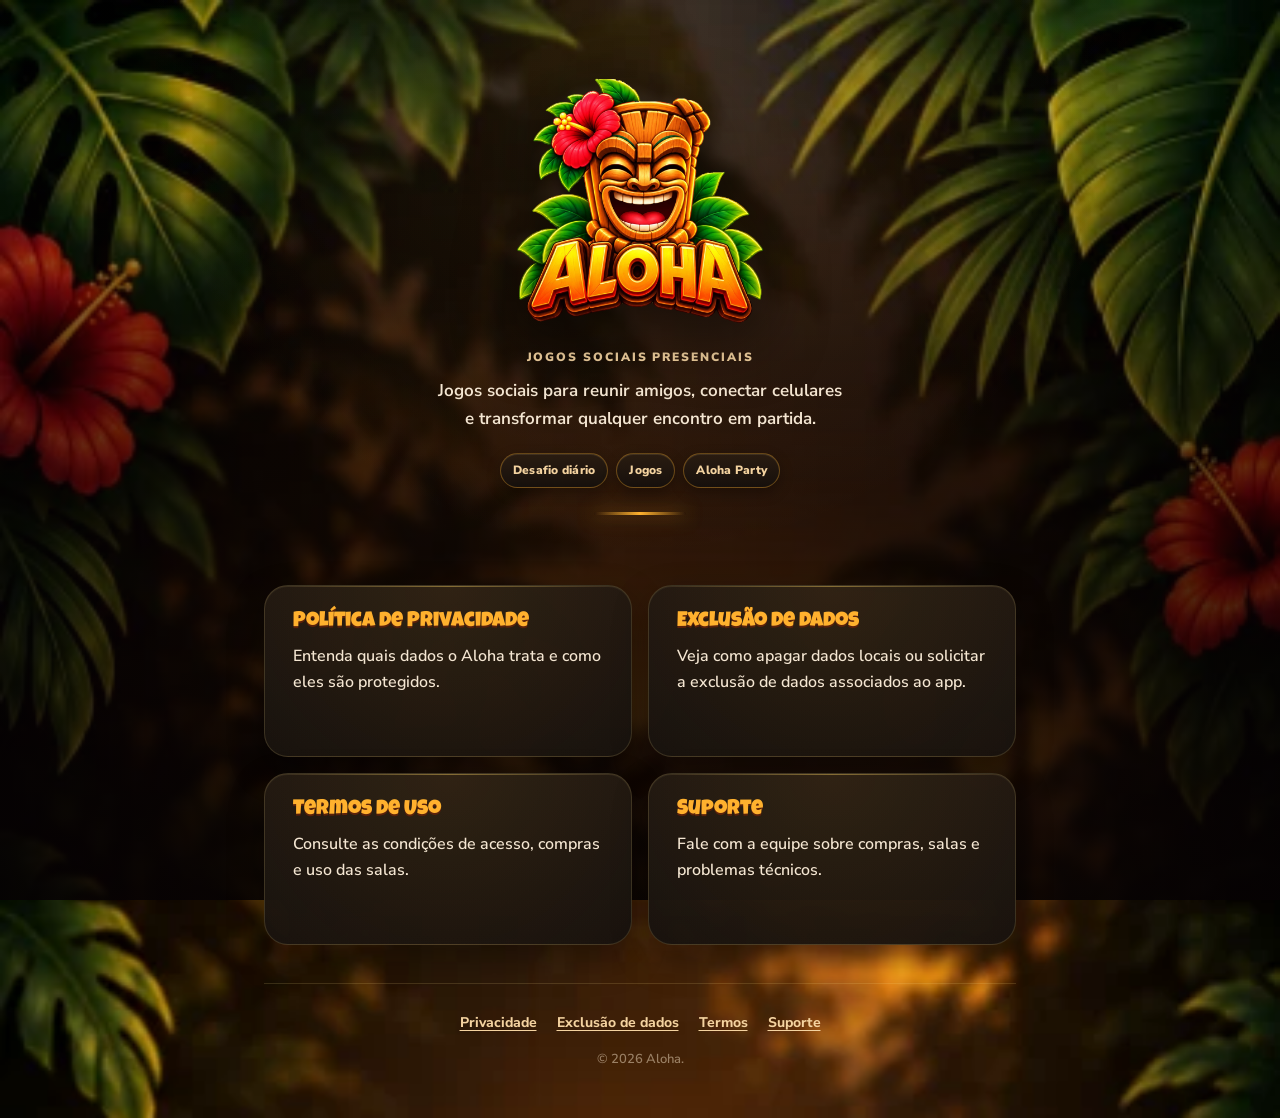
<file: index.html>
<!doctype html>
<html lang="pt-BR">
<head>
<meta charset="utf-8">
<meta name="viewport" content="width=device-width, initial-scale=1">
<title>Aloha | Jogos sociais</title>
<meta name="description" content="Documentos oficiais e suporte do aplicativo Aloha.">
<link rel="stylesheet" href="assets/style.css">
</head>
<body>
<main>
  <div class="hero">
    <img class="logo" src="assets/aloha-logo-hero.png" alt="Aloha">
    <p class="eyebrow">Jogos sociais presenciais</p>
    <h1 class="home-title">Aloha</h1>
    <p class="lead">Jogos sociais para reunir amigos, conectar celulares e transformar qualquer encontro em partida.</p>
    <div class="mode-strip" aria-label="Modos do Aloha">
      <span>Desafio diário</span>
      <span>Jogos</span>
      <span>Aloha Party</span>
    </div>
  </div>

  <div class="card-grid">
    <section class="card">
      <h2><a href="privacy-policy/">Política de Privacidade</a></h2>
      <p>Entenda quais dados o Aloha trata e como eles são protegidos.</p>
    </section>
    <section class="card">
      <h2><a href="data-deletion/">Exclusão de dados</a></h2>
      <p>Veja como apagar dados locais ou solicitar a exclusão de dados associados ao app.</p>
    </section>
    <section class="card">
      <h2><a href="terms-of-use/">Termos de Uso</a></h2>
      <p>Consulte as condições de acesso, compras e uso das salas.</p>
    </section>
    <section class="card">
      <h2><a href="support/">Suporte</a></h2>
      <p>Fale com a equipe sobre compras, salas e problemas técnicos.</p>
    </section>
  </div>

  <footer>
    <div class="docs">
      <a href="privacy-policy/">Privacidade</a>
      <a href="data-deletion/">Exclusão de dados</a>
      <a href="terms-of-use/">Termos</a>
      <a href="support/">Suporte</a>
    </div>
    <p class="copyright">© 2026 Aloha.</p>
  </footer>
</main>
</body>
</html>
</file>
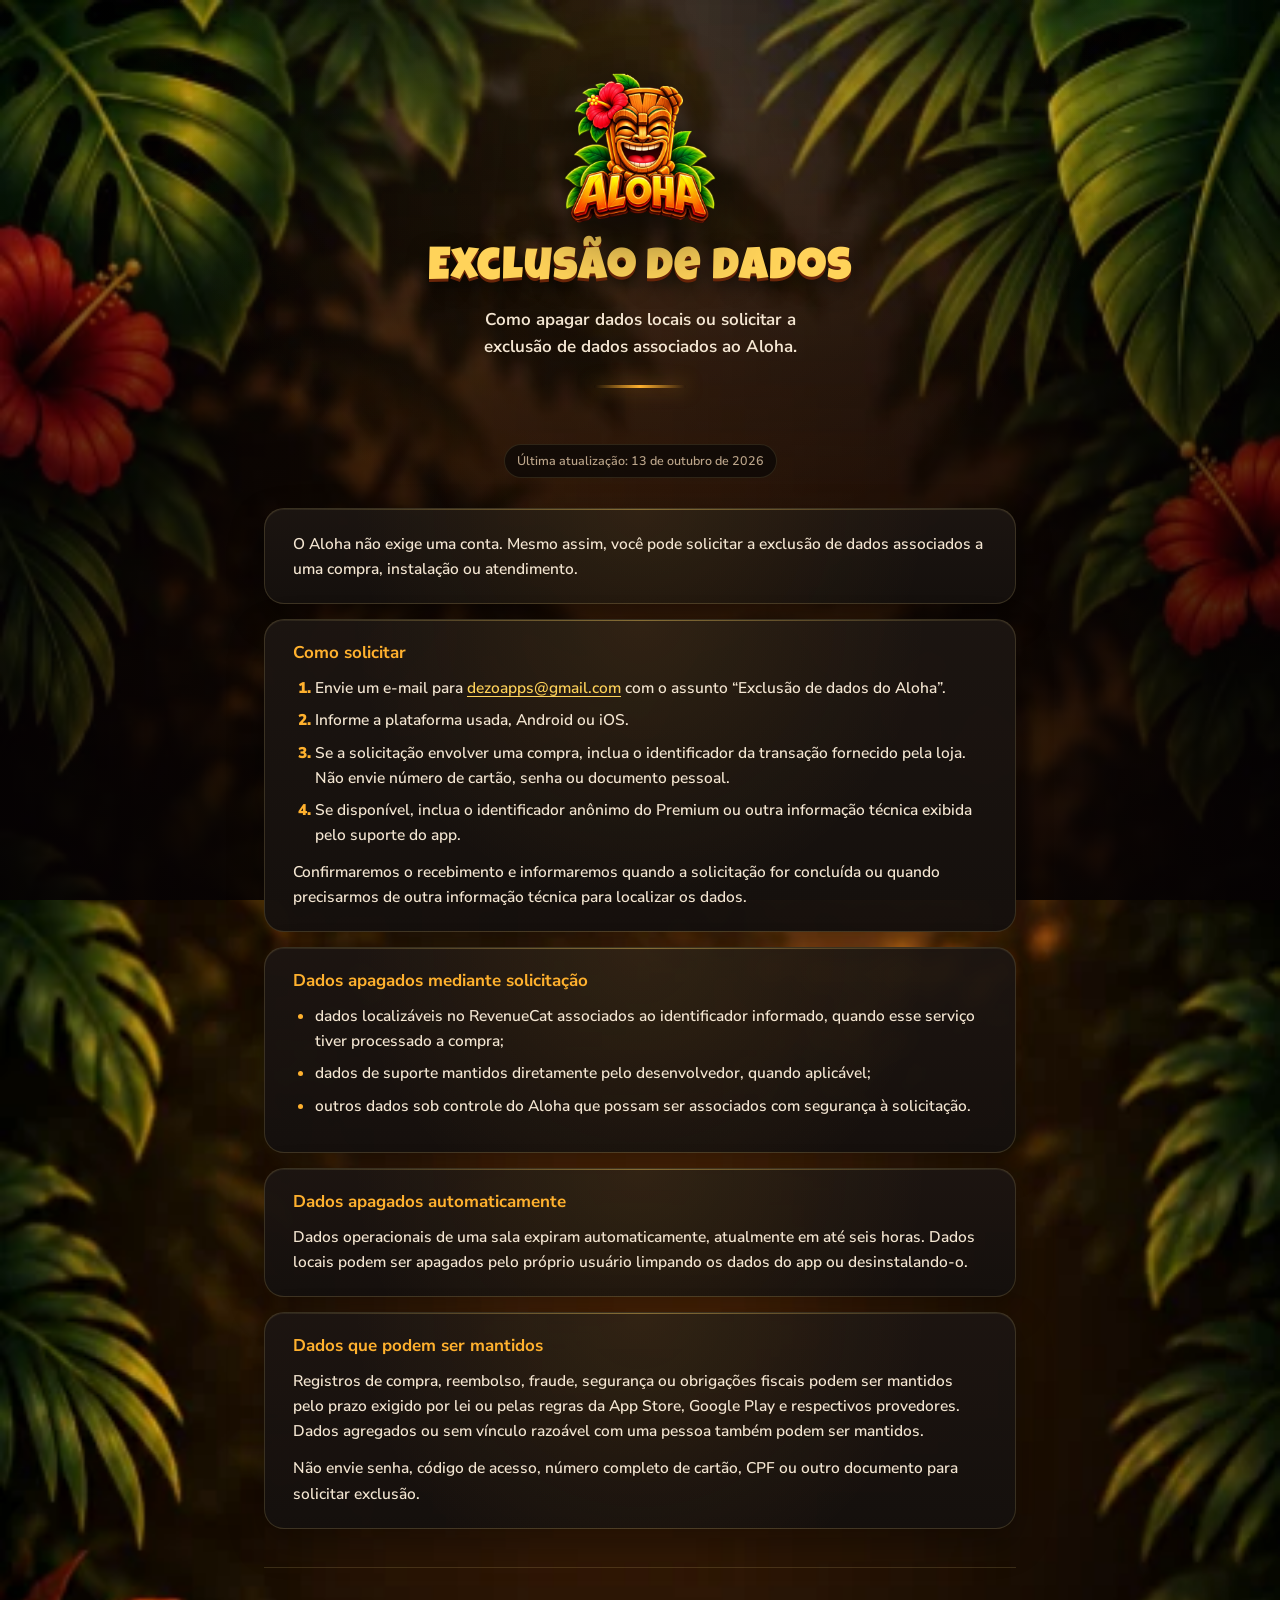
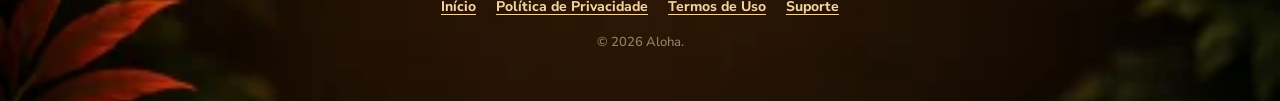
<file: data-deletion/index.html>
<!doctype html>
<html lang="pt-BR">
<head>
<meta charset="utf-8">
<meta name="viewport" content="width=device-width, initial-scale=1">
<title>Exclusão de dados do Aloha</title>
<meta name="description" content="Como solicitar a exclusão de dados associados ao aplicativo Aloha.">
<link rel="stylesheet" href="../assets/style.css">
</head>
<body>
<main>
  <div class="hero">
    <img class="logo small" src="../assets/aloha-logo-hero.png" alt="Aloha">
    <h1>Exclusão de dados</h1>
    <p class="lead">Como apagar dados locais ou solicitar a exclusão de dados associados ao Aloha.</p>
  </div>

  <p class="updated">Última atualização: 13 de outubro de 2026</p>

  <article class="legal">
    <section>
      <p>O Aloha não exige uma conta. Mesmo assim, você pode solicitar a exclusão de dados associados a uma compra, instalação ou atendimento.</p>
    </section>

    <section>
      <h2>Como solicitar</h2>
      <ol>
        <li>Envie um e-mail para <a href="mailto:dezoapps@gmail.com?subject=Exclus%C3%A3o%20de%20dados%20do%20Aloha">dezoapps@gmail.com</a> com o assunto “Exclusão de dados do Aloha”.</li>
        <li>Informe a plataforma usada, Android ou iOS.</li>
        <li>Se a solicitação envolver uma compra, inclua o identificador da transação fornecido pela loja. Não envie número de cartão, senha ou documento pessoal.</li>
        <li>Se disponível, inclua o identificador anônimo do Premium ou outra informação técnica exibida pelo suporte do app.</li>
      </ol>
      <p>Confirmaremos o recebimento e informaremos quando a solicitação for concluída ou quando precisarmos de outra informação técnica para localizar os dados.</p>
    </section>

    <section>
      <h2>Dados apagados mediante solicitação</h2>
      <ul>
        <li>dados localizáveis no RevenueCat associados ao identificador informado, quando esse serviço tiver processado a compra;</li>
        <li>dados de suporte mantidos diretamente pelo desenvolvedor, quando aplicável;</li>
        <li>outros dados sob controle do Aloha que possam ser associados com segurança à solicitação.</li>
      </ul>
    </section>

    <section>
      <h2>Dados apagados automaticamente</h2>
      <p>Dados operacionais de uma sala expiram automaticamente, atualmente em até seis horas. Dados locais podem ser apagados pelo próprio usuário limpando os dados do app ou desinstalando-o.</p>
    </section>

    <section>
      <h2>Dados que podem ser mantidos</h2>
      <p>Registros de compra, reembolso, fraude, segurança ou obrigações fiscais podem ser mantidos pelo prazo exigido por lei ou pelas regras da App Store, Google Play e respectivos provedores. Dados agregados ou sem vínculo razoável com uma pessoa também podem ser mantidos.</p>
      <p>Não envie senha, código de acesso, número completo de cartão, CPF ou outro documento para solicitar exclusão.</p>
    </section>
  </article>

  <footer>
    <div class="docs">
      <a href="../">Início</a>
      <a href="../privacy-policy/">Política de Privacidade</a>
      <a href="../terms-of-use/">Termos de Uso</a>
      <a href="../support/">Suporte</a>
    </div>
    <p class="copyright">© 2026 Aloha.</p>
  </footer>
</main>
</body>
</html>
</file>
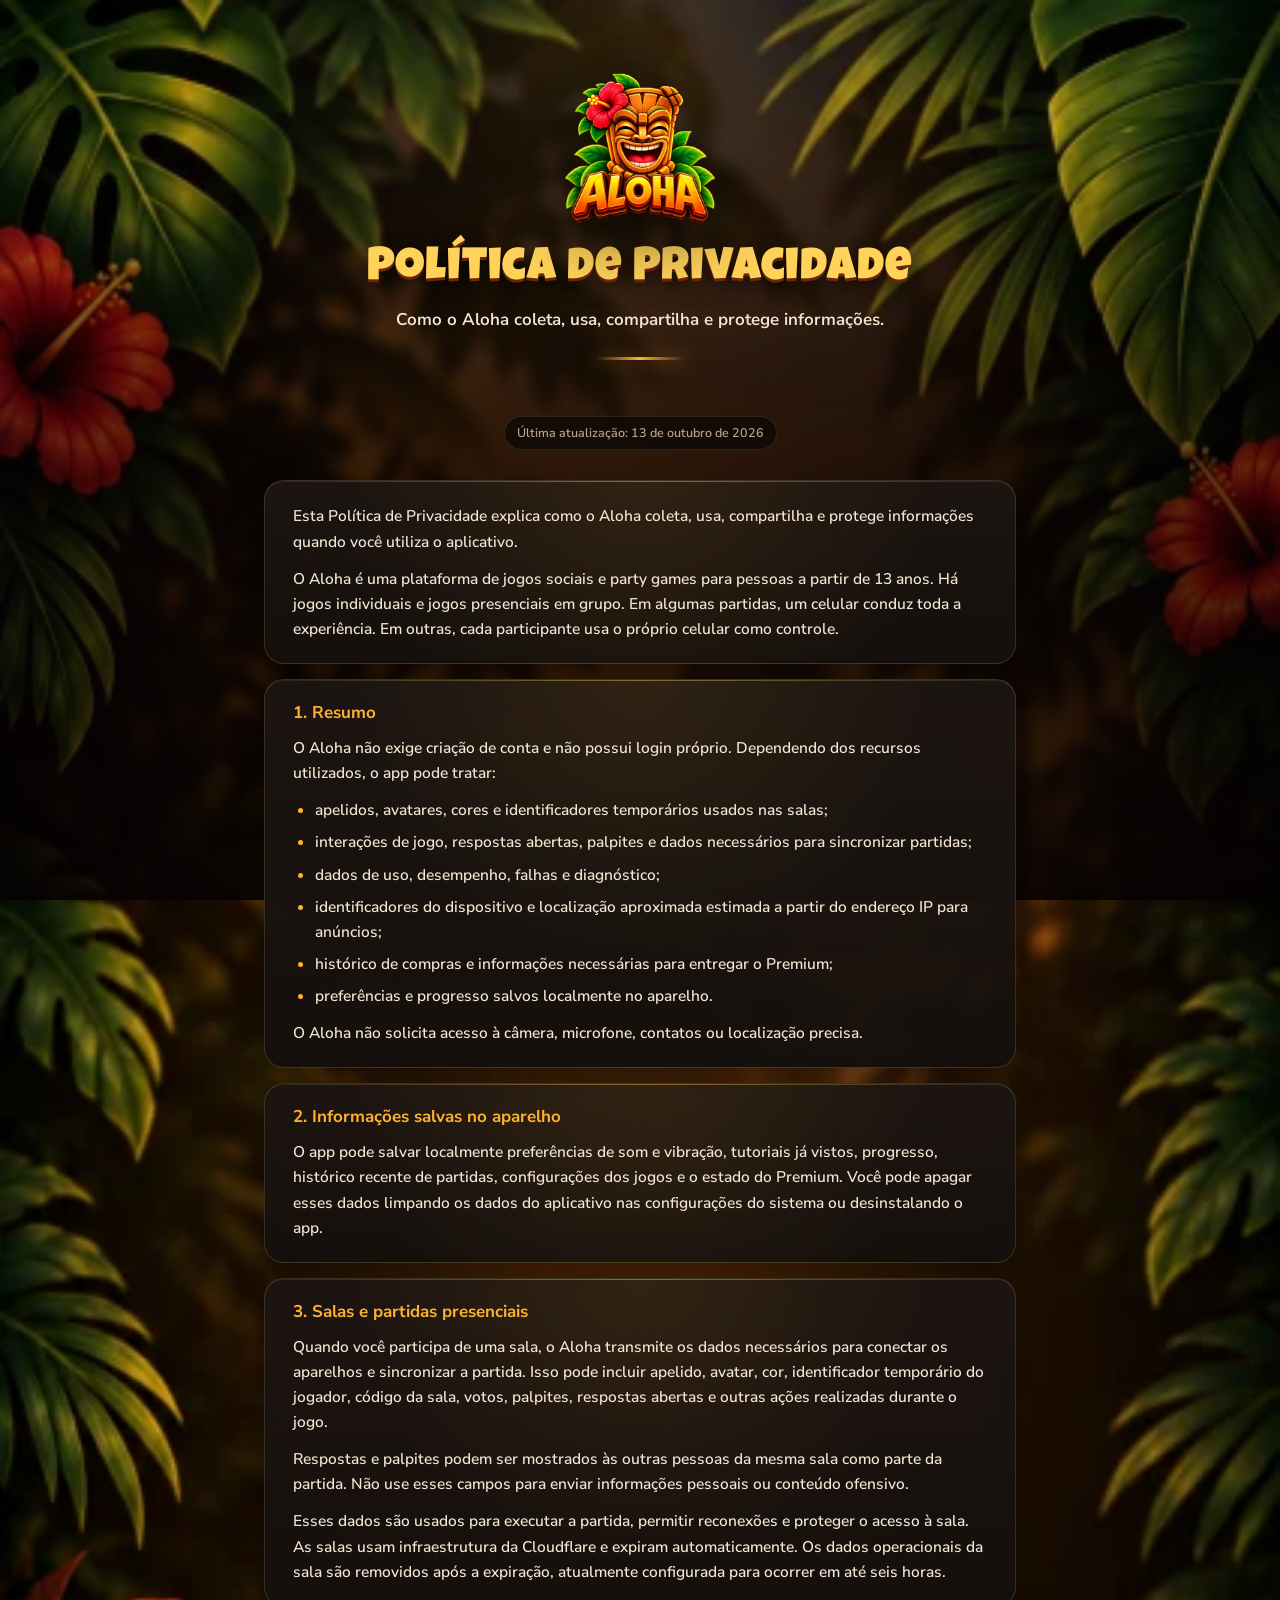
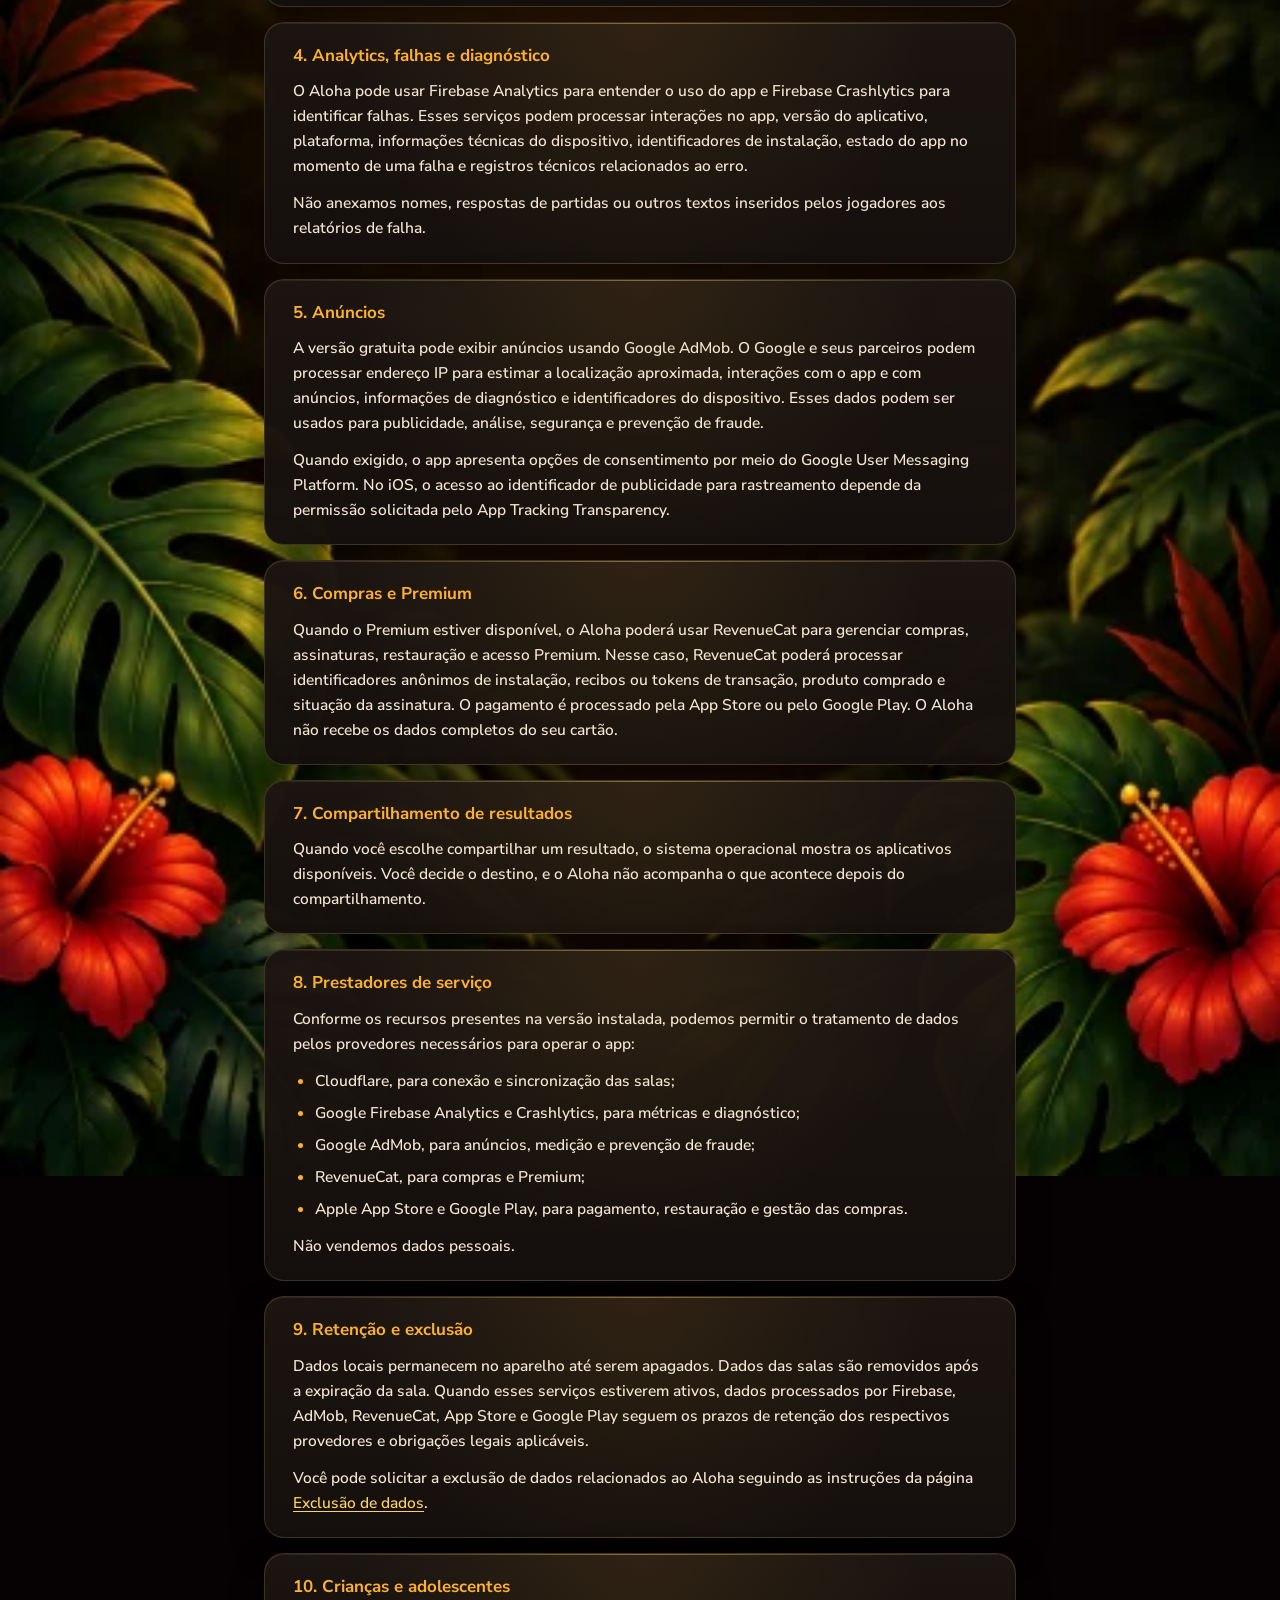
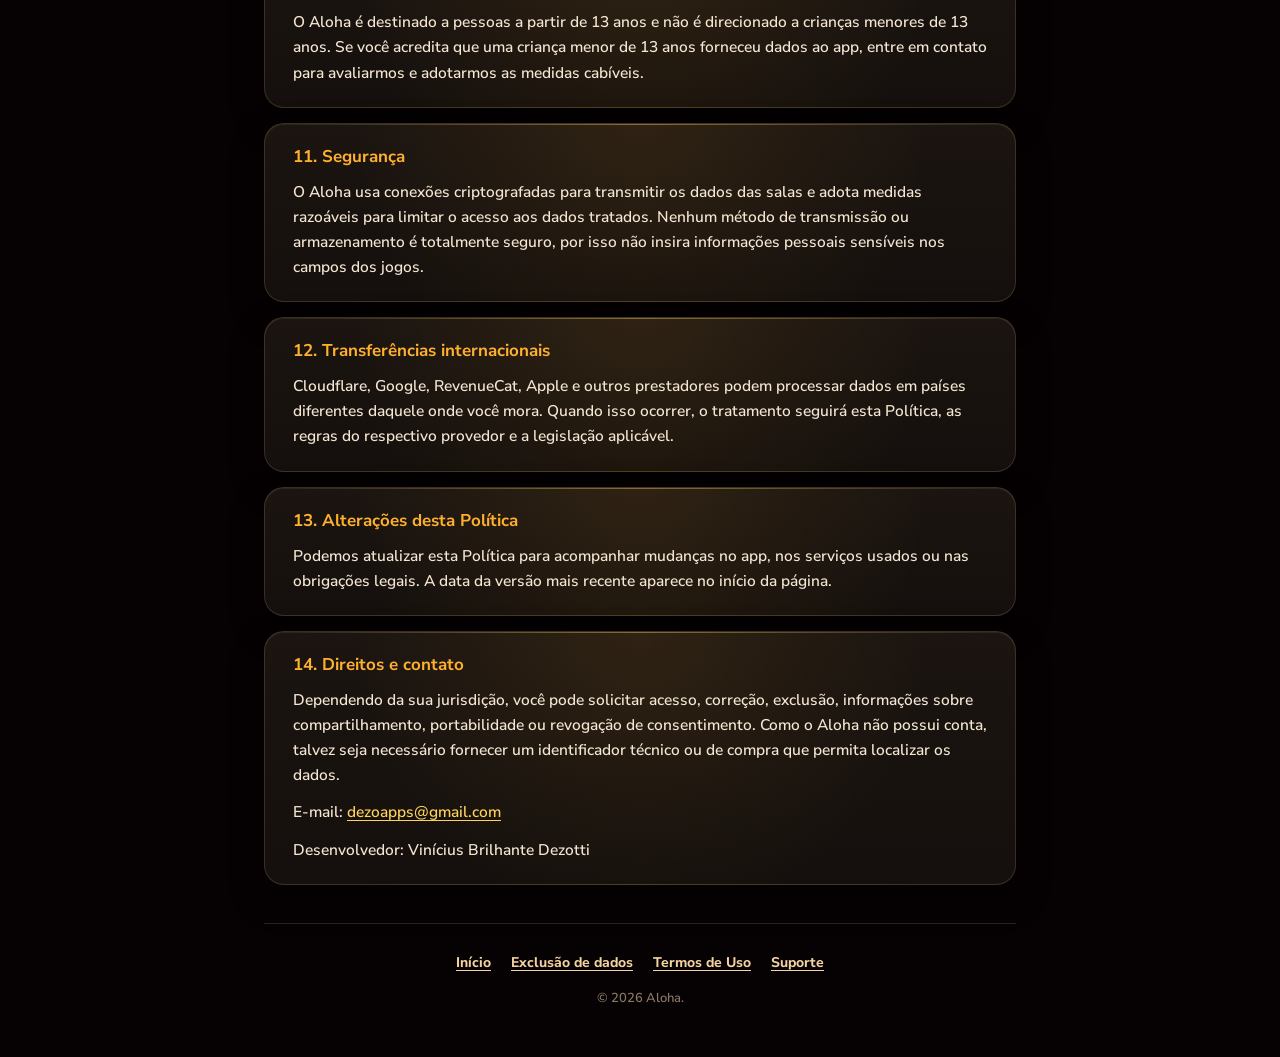
<file: privacy-policy/index.html>
<!doctype html>
<html lang="pt-BR">
<head>
<meta charset="utf-8">
<meta name="viewport" content="width=device-width, initial-scale=1">
<title>Política de Privacidade do Aloha</title>
<meta name="description" content="Política de Privacidade do aplicativo Aloha.">
<link rel="stylesheet" href="../assets/style.css">
</head>
<body>
<main>
  <div class="hero">
    <img class="logo small" src="../assets/aloha-logo-hero.png" alt="Aloha">
    <h1>Política de Privacidade</h1>
    <p class="lead">Como o Aloha coleta, usa, compartilha e protege informações.</p>
  </div>

  <p class="updated">Última atualização: 13 de outubro de 2026</p>

  <article class="legal">
    <section>
      <p>Esta Política de Privacidade explica como o Aloha coleta, usa, compartilha e protege informações quando você utiliza o aplicativo.</p>
      <p>O Aloha é uma plataforma de jogos sociais e party games para pessoas a partir de 13 anos. Há jogos individuais e jogos presenciais em grupo. Em algumas partidas, um celular conduz toda a experiência. Em outras, cada participante usa o próprio celular como controle.</p>
    </section>

    <section>
      <h2>1. Resumo</h2>
      <p>O Aloha não exige criação de conta e não possui login próprio. Dependendo dos recursos utilizados, o app pode tratar:</p>
      <ul>
        <li>apelidos, avatares, cores e identificadores temporários usados nas salas;</li>
        <li>interações de jogo, respostas abertas, palpites e dados necessários para sincronizar partidas;</li>
        <li>dados de uso, desempenho, falhas e diagnóstico;</li>
        <li>identificadores do dispositivo e localização aproximada estimada a partir do endereço IP para anúncios;</li>
        <li>histórico de compras e informações necessárias para entregar o Premium;</li>
        <li>preferências e progresso salvos localmente no aparelho.</li>
      </ul>
      <p>O Aloha não solicita acesso à câmera, microfone, contatos ou localização precisa.</p>
    </section>

    <section>
      <h2>2. Informações salvas no aparelho</h2>
      <p>O app pode salvar localmente preferências de som e vibração, tutoriais já vistos, progresso, histórico recente de partidas, configurações dos jogos e o estado do Premium. Você pode apagar esses dados limpando os dados do aplicativo nas configurações do sistema ou desinstalando o app.</p>
    </section>

    <section>
      <h2>3. Salas e partidas presenciais</h2>
      <p>Quando você participa de uma sala, o Aloha transmite os dados necessários para conectar os aparelhos e sincronizar a partida. Isso pode incluir apelido, avatar, cor, identificador temporário do jogador, código da sala, votos, palpites, respostas abertas e outras ações realizadas durante o jogo.</p>
      <p>Respostas e palpites podem ser mostrados às outras pessoas da mesma sala como parte da partida. Não use esses campos para enviar informações pessoais ou conteúdo ofensivo.</p>
      <p>Esses dados são usados para executar a partida, permitir reconexões e proteger o acesso à sala. As salas usam infraestrutura da Cloudflare e expiram automaticamente. Os dados operacionais da sala são removidos após a expiração, atualmente configurada para ocorrer em até seis horas.</p>
    </section>

    <section>
      <h2>4. Analytics, falhas e diagnóstico</h2>
      <p>O Aloha pode usar Firebase Analytics para entender o uso do app e Firebase Crashlytics para identificar falhas. Esses serviços podem processar interações no app, versão do aplicativo, plataforma, informações técnicas do dispositivo, identificadores de instalação, estado do app no momento de uma falha e registros técnicos relacionados ao erro.</p>
      <p>Não anexamos nomes, respostas de partidas ou outros textos inseridos pelos jogadores aos relatórios de falha.</p>
    </section>

    <section>
      <h2>5. Anúncios</h2>
      <p>A versão gratuita pode exibir anúncios usando Google AdMob. O Google e seus parceiros podem processar endereço IP para estimar a localização aproximada, interações com o app e com anúncios, informações de diagnóstico e identificadores do dispositivo. Esses dados podem ser usados para publicidade, análise, segurança e prevenção de fraude.</p>
      <p>Quando exigido, o app apresenta opções de consentimento por meio do Google User Messaging Platform. No iOS, o acesso ao identificador de publicidade para rastreamento depende da permissão solicitada pelo App Tracking Transparency.</p>
    </section>

    <section>
      <h2>6. Compras e Premium</h2>
      <p>Quando o Premium estiver disponível, o Aloha poderá usar RevenueCat para gerenciar compras, assinaturas, restauração e acesso Premium. Nesse caso, RevenueCat poderá processar identificadores anônimos de instalação, recibos ou tokens de transação, produto comprado e situação da assinatura. O pagamento é processado pela App Store ou pelo Google Play. O Aloha não recebe os dados completos do seu cartão.</p>
    </section>

    <section>
      <h2>7. Compartilhamento de resultados</h2>
      <p>Quando você escolhe compartilhar um resultado, o sistema operacional mostra os aplicativos disponíveis. Você decide o destino, e o Aloha não acompanha o que acontece depois do compartilhamento.</p>
    </section>

    <section>
      <h2>8. Prestadores de serviço</h2>
      <p>Conforme os recursos presentes na versão instalada, podemos permitir o tratamento de dados pelos provedores necessários para operar o app:</p>
      <ul>
        <li>Cloudflare, para conexão e sincronização das salas;</li>
        <li>Google Firebase Analytics e Crashlytics, para métricas e diagnóstico;</li>
        <li>Google AdMob, para anúncios, medição e prevenção de fraude;</li>
        <li>RevenueCat, para compras e Premium;</li>
        <li>Apple App Store e Google Play, para pagamento, restauração e gestão das compras.</li>
      </ul>
      <p>Não vendemos dados pessoais.</p>
    </section>

    <section>
      <h2>9. Retenção e exclusão</h2>
      <p>Dados locais permanecem no aparelho até serem apagados. Dados das salas são removidos após a expiração da sala. Quando esses serviços estiverem ativos, dados processados por Firebase, AdMob, RevenueCat, App Store e Google Play seguem os prazos de retenção dos respectivos provedores e obrigações legais aplicáveis.</p>
      <p>Você pode solicitar a exclusão de dados relacionados ao Aloha seguindo as instruções da página <a href="../data-deletion/">Exclusão de dados</a>.</p>
    </section>

    <section>
      <h2>10. Crianças e adolescentes</h2>
      <p>O Aloha é destinado a pessoas a partir de 13 anos e não é direcionado a crianças menores de 13 anos. Se você acredita que uma criança menor de 13 anos forneceu dados ao app, entre em contato para avaliarmos e adotarmos as medidas cabíveis.</p>
    </section>

    <section>
      <h2>11. Segurança</h2>
      <p>O Aloha usa conexões criptografadas para transmitir os dados das salas e adota medidas razoáveis para limitar o acesso aos dados tratados. Nenhum método de transmissão ou armazenamento é totalmente seguro, por isso não insira informações pessoais sensíveis nos campos dos jogos.</p>
    </section>

    <section>
      <h2>12. Transferências internacionais</h2>
      <p>Cloudflare, Google, RevenueCat, Apple e outros prestadores podem processar dados em países diferentes daquele onde você mora. Quando isso ocorrer, o tratamento seguirá esta Política, as regras do respectivo provedor e a legislação aplicável.</p>
    </section>

    <section>
      <h2>13. Alterações desta Política</h2>
      <p>Podemos atualizar esta Política para acompanhar mudanças no app, nos serviços usados ou nas obrigações legais. A data da versão mais recente aparece no início da página.</p>
    </section>

    <section>
      <h2>14. Direitos e contato</h2>
      <p>Dependendo da sua jurisdição, você pode solicitar acesso, correção, exclusão, informações sobre compartilhamento, portabilidade ou revogação de consentimento. Como o Aloha não possui conta, talvez seja necessário fornecer um identificador técnico ou de compra que permita localizar os dados.</p>
      <p>E-mail: <a href="mailto:dezoapps@gmail.com">dezoapps@gmail.com</a></p>
      <p>Desenvolvedor: Vinícius Brilhante Dezotti</p>
    </section>
  </article>

  <footer>
    <div class="docs">
      <a href="../">Início</a>
      <a href="../data-deletion/">Exclusão de dados</a>
      <a href="../terms-of-use/">Termos de Uso</a>
      <a href="../support/">Suporte</a>
    </div>
    <p class="copyright">© 2026 Aloha.</p>
  </footer>
</main>
</body>
</html>
</file>
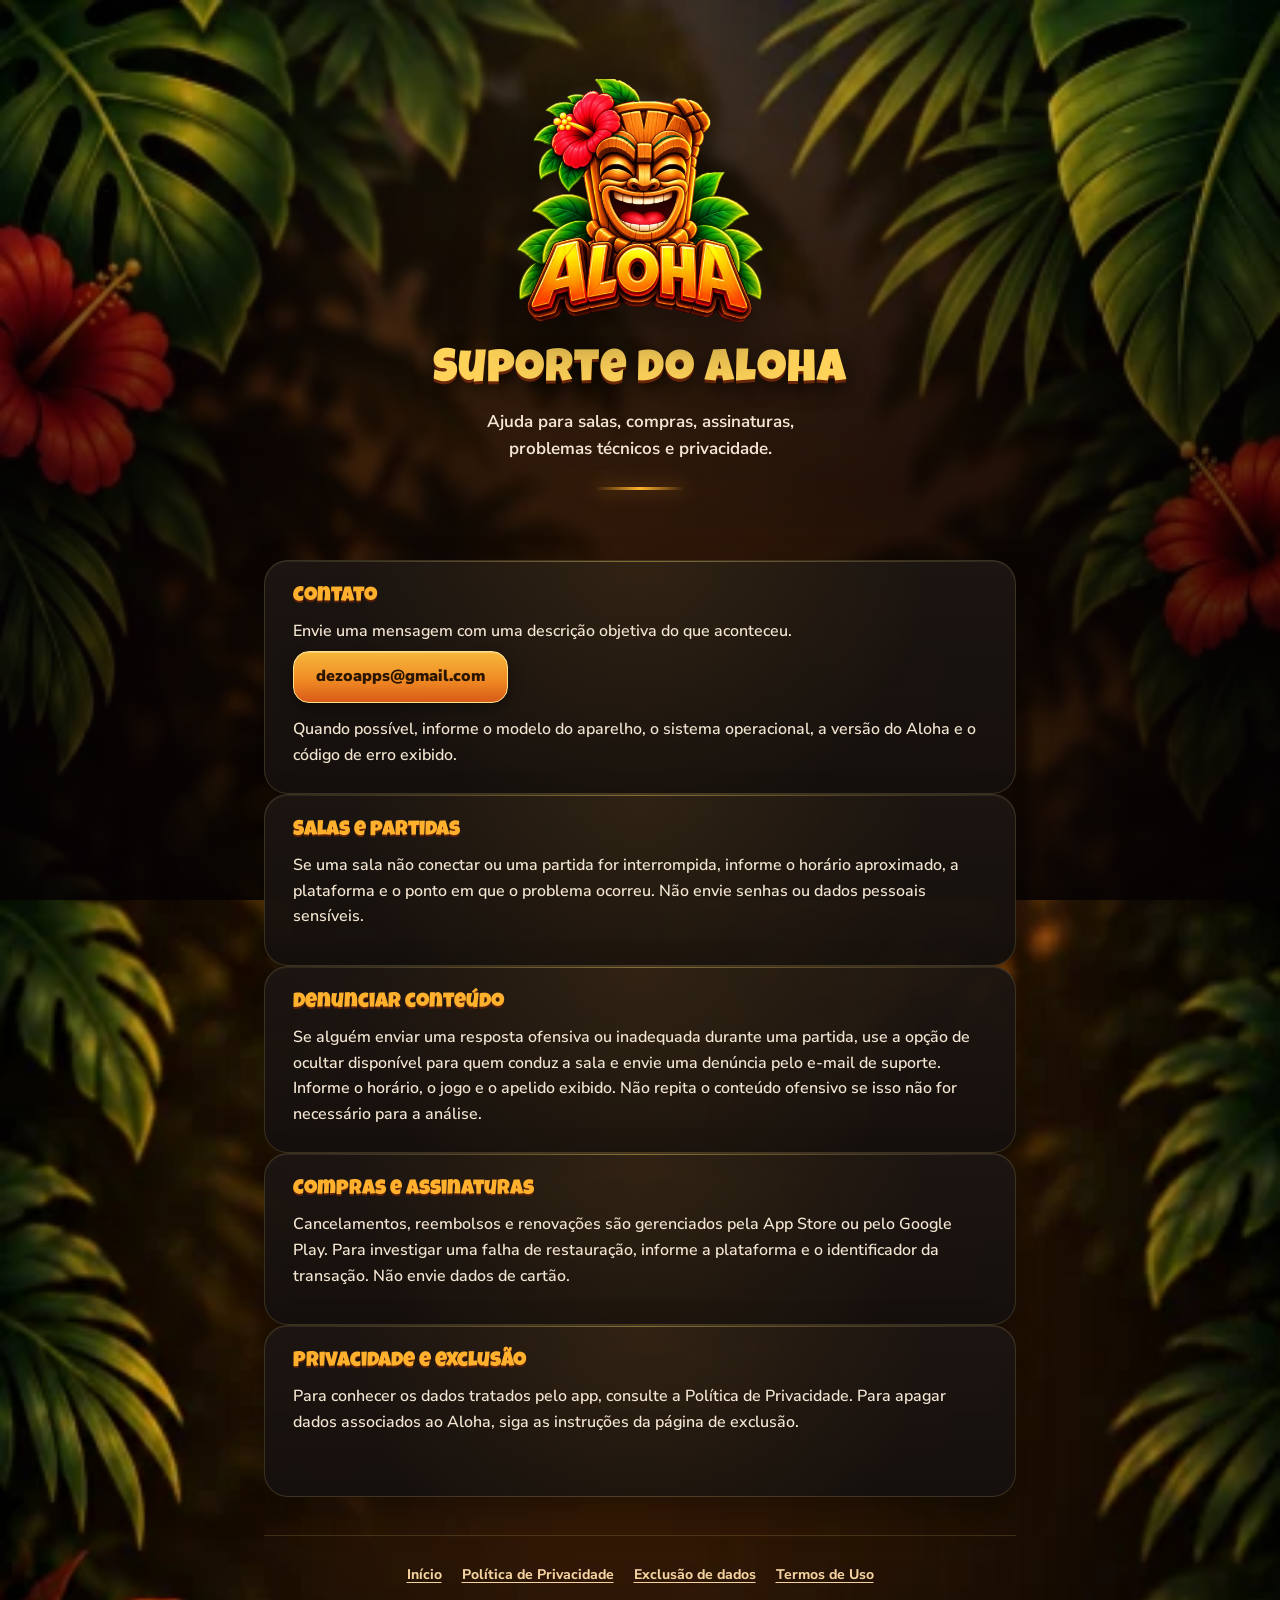
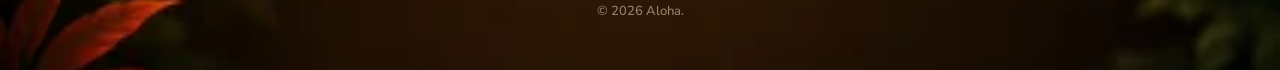
<file: support/index.html>
<!doctype html>
<html lang="pt-BR">
<head>
<meta charset="utf-8">
<meta name="viewport" content="width=device-width, initial-scale=1">
<title>Suporte do Aloha</title>
<meta name="description" content="Central de suporte do aplicativo Aloha.">
<link rel="stylesheet" href="../assets/style.css">
</head>
<body>
<main>
  <div class="hero">
    <img class="logo" src="../assets/aloha-logo-hero.png" alt="Aloha">
    <h1>Suporte do Aloha</h1>
    <p class="lead">Ajuda para salas, compras, assinaturas, problemas técnicos e privacidade.</p>
  </div>

  <section class="card">
    <h2>Contato</h2>
    <p>Envie uma mensagem com uma descrição objetiva do que aconteceu.</p>
    <a class="email-btn" href="mailto:dezoapps@gmail.com?subject=Suporte%20do%20Aloha">dezoapps@gmail.com</a>
    <p class="muted" style="margin-top:14px;">Quando possível, informe o modelo do aparelho, o sistema operacional, a versão do Aloha e o código de erro exibido.</p>
  </section>

  <section class="card">
    <h2>Salas e partidas</h2>
    <p>Se uma sala não conectar ou uma partida for interrompida, informe o horário aproximado, a plataforma e o ponto em que o problema ocorreu. Não envie senhas ou dados pessoais sensíveis.</p>
  </section>

  <section class="card">
    <h2>Denunciar conteúdo</h2>
    <p>Se alguém enviar uma resposta ofensiva ou inadequada durante uma partida, use a opção de ocultar disponível para quem conduz a sala e envie uma denúncia pelo e-mail de suporte. Informe o horário, o jogo e o apelido exibido. Não repita o conteúdo ofensivo se isso não for necessário para a análise.</p>
  </section>

  <section class="card">
    <h2>Compras e assinaturas</h2>
    <p>Cancelamentos, reembolsos e renovações são gerenciados pela App Store ou pelo Google Play. Para investigar uma falha de restauração, informe a plataforma e o identificador da transação. Não envie dados de cartão.</p>
  </section>

  <section class="card">
    <h2>Privacidade e exclusão</h2>
    <p>Para conhecer os dados tratados pelo app, consulte a Política de Privacidade. Para apagar dados associados ao Aloha, siga as instruções da página de exclusão.</p>
  </section>

  <footer>
    <div class="docs">
      <a href="../">Início</a>
      <a href="../privacy-policy/">Política de Privacidade</a>
      <a href="../data-deletion/">Exclusão de dados</a>
      <a href="../terms-of-use/">Termos de Uso</a>
    </div>
    <p class="copyright">© 2026 Aloha.</p>
  </footer>
</main>
</body>
</html>
</file>
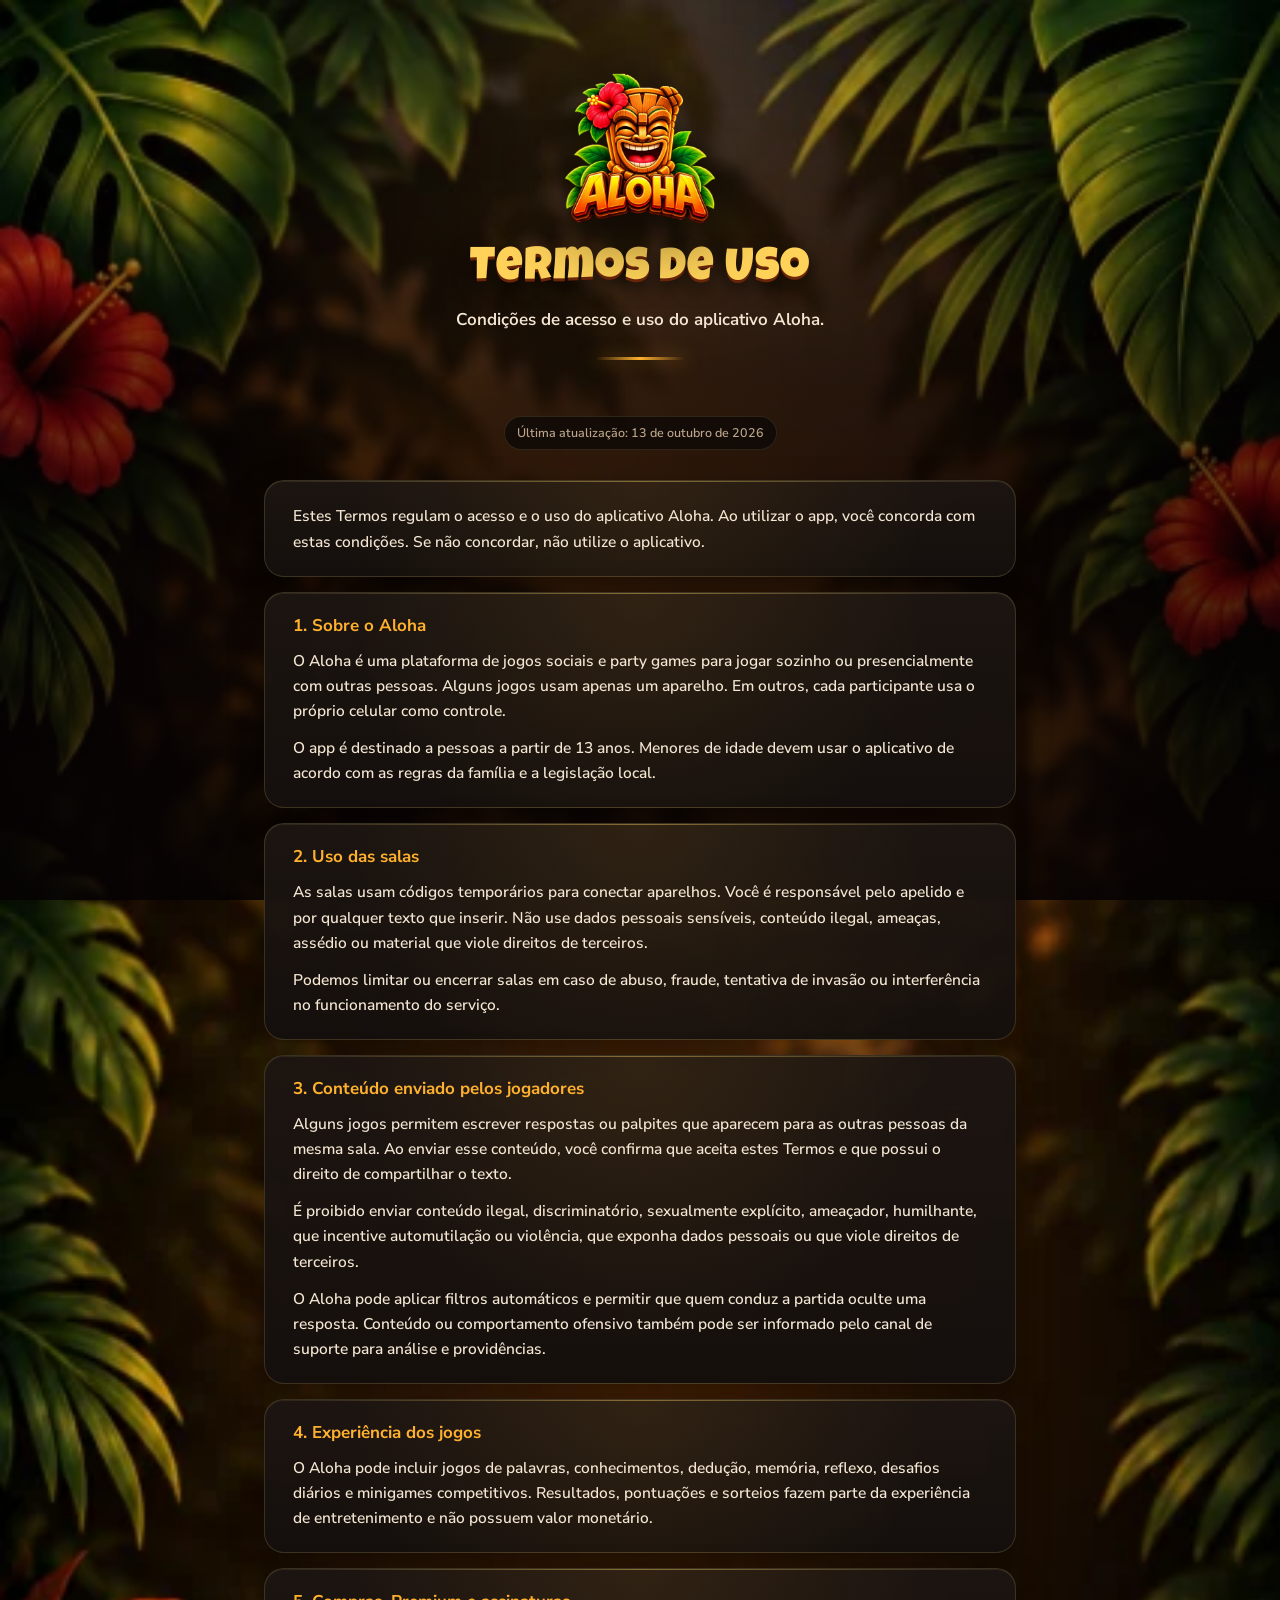
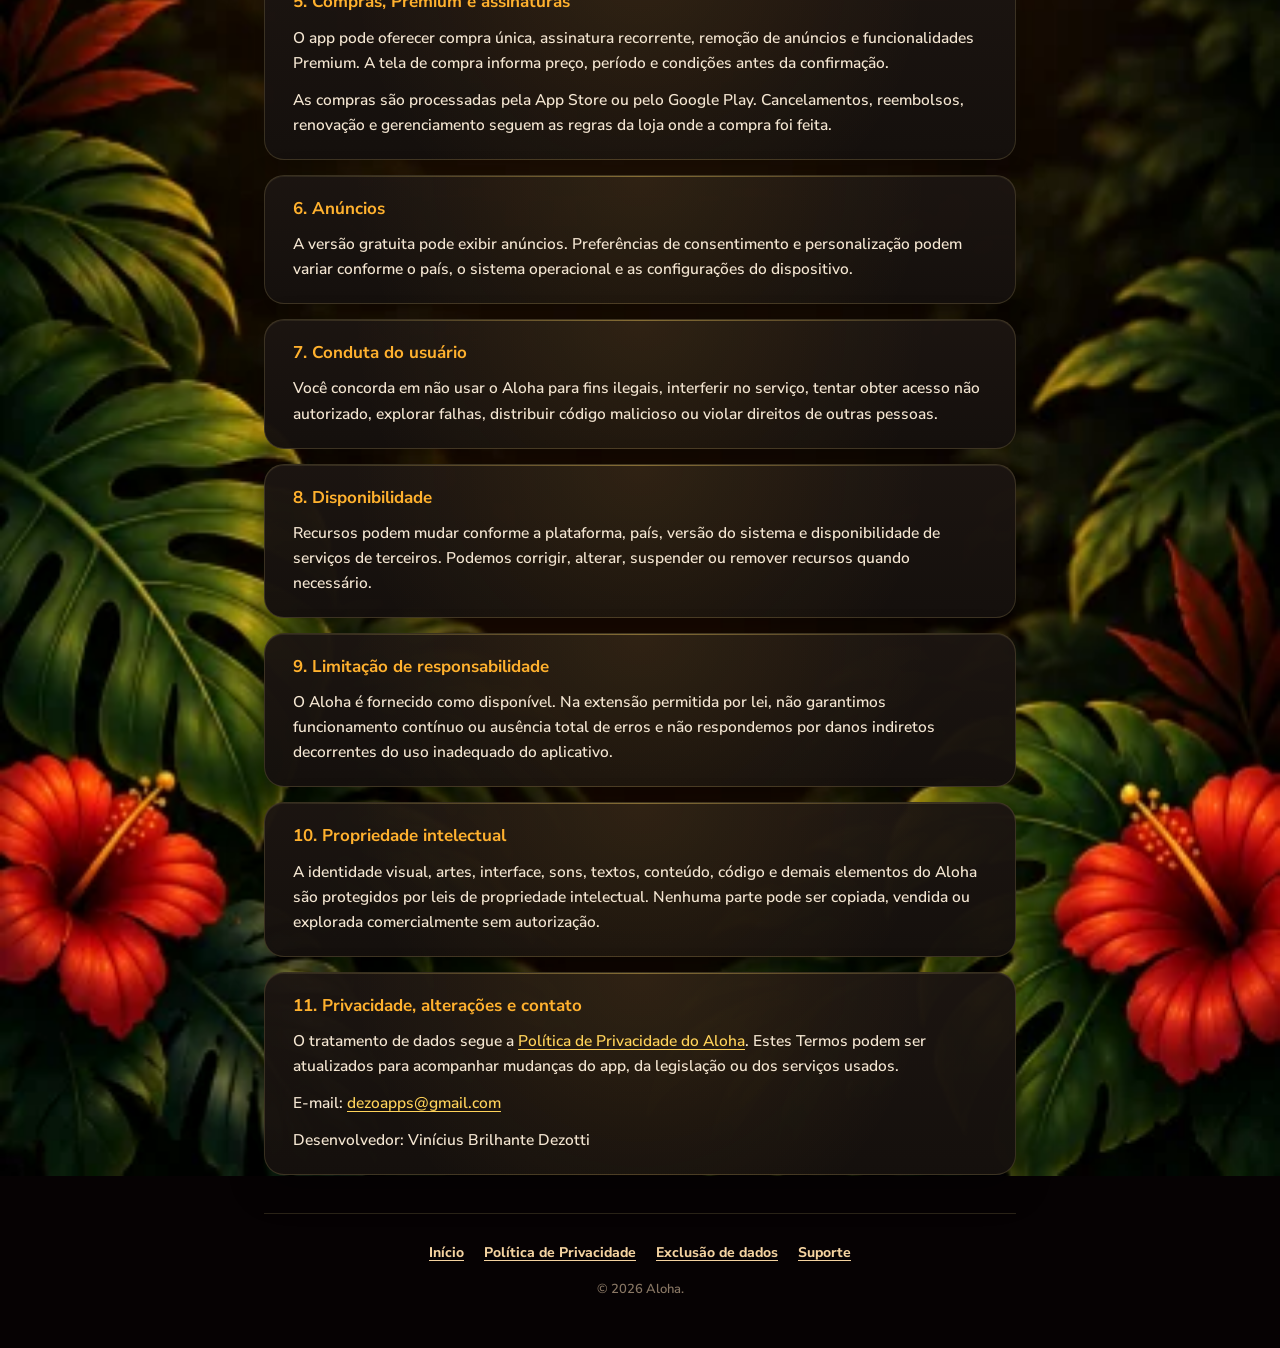
<file: terms-of-use/index.html>
<!doctype html>
<html lang="pt-BR">
<head>
<meta charset="utf-8">
<meta name="viewport" content="width=device-width, initial-scale=1">
<title>Termos de Uso do Aloha</title>
<meta name="description" content="Termos de Uso do aplicativo Aloha.">
<link rel="stylesheet" href="../assets/style.css">
</head>
<body>
<main>
  <div class="hero">
    <img class="logo small" src="../assets/aloha-logo-hero.png" alt="Aloha">
    <h1>Termos de Uso</h1>
    <p class="lead">Condições de acesso e uso do aplicativo Aloha.</p>
  </div>

  <p class="updated">Última atualização: 13 de outubro de 2026</p>

  <article class="legal">
    <section>
      <p>Estes Termos regulam o acesso e o uso do aplicativo Aloha. Ao utilizar o app, você concorda com estas condições. Se não concordar, não utilize o aplicativo.</p>
    </section>

    <section>
      <h2>1. Sobre o Aloha</h2>
      <p>O Aloha é uma plataforma de jogos sociais e party games para jogar sozinho ou presencialmente com outras pessoas. Alguns jogos usam apenas um aparelho. Em outros, cada participante usa o próprio celular como controle.</p>
      <p>O app é destinado a pessoas a partir de 13 anos. Menores de idade devem usar o aplicativo de acordo com as regras da família e a legislação local.</p>
    </section>

    <section>
      <h2>2. Uso das salas</h2>
      <p>As salas usam códigos temporários para conectar aparelhos. Você é responsável pelo apelido e por qualquer texto que inserir. Não use dados pessoais sensíveis, conteúdo ilegal, ameaças, assédio ou material que viole direitos de terceiros.</p>
      <p>Podemos limitar ou encerrar salas em caso de abuso, fraude, tentativa de invasão ou interferência no funcionamento do serviço.</p>
    </section>

    <section>
      <h2>3. Conteúdo enviado pelos jogadores</h2>
      <p>Alguns jogos permitem escrever respostas ou palpites que aparecem para as outras pessoas da mesma sala. Ao enviar esse conteúdo, você confirma que aceita estes Termos e que possui o direito de compartilhar o texto.</p>
      <p>É proibido enviar conteúdo ilegal, discriminatório, sexualmente explícito, ameaçador, humilhante, que incentive automutilação ou violência, que exponha dados pessoais ou que viole direitos de terceiros.</p>
      <p>O Aloha pode aplicar filtros automáticos e permitir que quem conduz a partida oculte uma resposta. Conteúdo ou comportamento ofensivo também pode ser informado pelo canal de suporte para análise e providências.</p>
    </section>

    <section>
      <h2>4. Experiência dos jogos</h2>
      <p>O Aloha pode incluir jogos de palavras, conhecimentos, dedução, memória, reflexo, desafios diários e minigames competitivos. Resultados, pontuações e sorteios fazem parte da experiência de entretenimento e não possuem valor monetário.</p>
    </section>

    <section>
      <h2>5. Compras, Premium e assinaturas</h2>
      <p>O app pode oferecer compra única, assinatura recorrente, remoção de anúncios e funcionalidades Premium. A tela de compra informa preço, período e condições antes da confirmação.</p>
      <p>As compras são processadas pela App Store ou pelo Google Play. Cancelamentos, reembolsos, renovação e gerenciamento seguem as regras da loja onde a compra foi feita.</p>
    </section>

    <section>
      <h2>6. Anúncios</h2>
      <p>A versão gratuita pode exibir anúncios. Preferências de consentimento e personalização podem variar conforme o país, o sistema operacional e as configurações do dispositivo.</p>
    </section>

    <section>
      <h2>7. Conduta do usuário</h2>
      <p>Você concorda em não usar o Aloha para fins ilegais, interferir no serviço, tentar obter acesso não autorizado, explorar falhas, distribuir código malicioso ou violar direitos de outras pessoas.</p>
    </section>

    <section>
      <h2>8. Disponibilidade</h2>
      <p>Recursos podem mudar conforme a plataforma, país, versão do sistema e disponibilidade de serviços de terceiros. Podemos corrigir, alterar, suspender ou remover recursos quando necessário.</p>
    </section>

    <section>
      <h2>9. Limitação de responsabilidade</h2>
      <p>O Aloha é fornecido como disponível. Na extensão permitida por lei, não garantimos funcionamento contínuo ou ausência total de erros e não respondemos por danos indiretos decorrentes do uso inadequado do aplicativo.</p>
    </section>

    <section>
      <h2>10. Propriedade intelectual</h2>
      <p>A identidade visual, artes, interface, sons, textos, conteúdo, código e demais elementos do Aloha são protegidos por leis de propriedade intelectual. Nenhuma parte pode ser copiada, vendida ou explorada comercialmente sem autorização.</p>
    </section>

    <section>
      <h2>11. Privacidade, alterações e contato</h2>
      <p>O tratamento de dados segue a <a href="../privacy-policy/">Política de Privacidade do Aloha</a>. Estes Termos podem ser atualizados para acompanhar mudanças do app, da legislação ou dos serviços usados.</p>
      <p>E-mail: <a href="mailto:dezoapps@gmail.com">dezoapps@gmail.com</a></p>
      <p>Desenvolvedor: Vinícius Brilhante Dezotti</p>
    </section>
  </article>

  <footer>
    <div class="docs">
      <a href="../">Início</a>
      <a href="../privacy-policy/">Política de Privacidade</a>
      <a href="../data-deletion/">Exclusão de dados</a>
      <a href="../support/">Suporte</a>
    </div>
    <p class="copyright">© 2026 Aloha.</p>
  </footer>
</main>
</body>
</html>
</file>
<file: assets/style.css>
@font-face {
  font-family: 'LuckiestGuy';
  src: url('LuckiestGuy-Regular.ttf') format('truetype');
  font-weight: 400;
  font-style: normal;
  font-display: swap;
}

@font-face {
  font-family: 'NunitoSans';
  src: url('NunitoSans-Variable.ttf') format('truetype');
  font-weight: 200 1000;
  font-style: normal;
  font-display: swap;
}

:root {
  --canvas: #060203;
  --surface: #15100d;
  --surface-2: #1c1511;
  --panel: #1a120e;
  --teca: #2b1d12;
  --border: rgba(255, 224, 138, 0.15);
  --border-strong: rgba(255, 177, 46, 0.34);
  --text: #f4e6d2;
  --text-muted: #f4d3a0;
  --text-soft: #bca58a;
  --gold: #ffd35a;
  --amber: #ffb12e;
  --orange: #f4771e;
  --orange-deep: #d94b16;
  --success: #5bcb7a;
  --max: 820px;
  color-scheme: dark;
}

* { box-sizing: border-box; }

html {
  background: var(--canvas);
  scroll-behavior: smooth;
}

html, body {
  max-width: 100%;
  overflow-x: hidden;
}

body {
  margin: 0;
  min-height: 100vh;
  background-color: var(--canvas);
  background-image:
    radial-gradient(circle at 50% 7%, rgba(255, 179, 70, 0.10), transparent 31rem),
    linear-gradient(180deg, rgba(3, 10, 10, 0.06), rgba(6, 2, 3, 0.58) 40%, rgba(6, 2, 3, 0.88)),
    url('jungle-night.webp');
  background-position: center top, center top, center top;
  background-size: auto, auto, cover;
  background-attachment: fixed, fixed, fixed;
  background-repeat: no-repeat;
  color: var(--text);
  font-family: 'NunitoSans', Arial, sans-serif;
  font-size: 16px;
  font-weight: 560;
  line-height: 1.62;
  -webkit-text-size-adjust: 100%;
}

::selection {
  color: #2a1500;
  background: var(--gold);
}

a {
  color: var(--gold);
  overflow-wrap: break-word;
  text-decoration-thickness: 1px;
  text-underline-offset: 3px;
}

a:hover { color: #ffe08a; }

a:focus-visible {
  outline: 3px solid var(--gold);
  outline-offset: 4px;
  border-radius: 6px;
}

img {
  max-width: 100%;
  height: auto;
}

main {
  width: min(100%, var(--max));
  margin: 0 auto;
  padding: clamp(24px, 6vw, 58px) clamp(18px, 5vw, 34px) 44px;
}

.hero {
  position: relative;
  text-align: center;
  margin: 0 auto clamp(28px, 6vw, 46px);
  padding: 8px 0 24px;
}

.hero::after {
  content: '';
  display: block;
  width: 92px;
  height: 3px;
  margin: 24px auto 0;
  border-radius: 999px;
  background: linear-gradient(90deg, transparent, var(--amber), transparent);
  box-shadow: 0 0 18px rgba(255, 177, 46, 0.52);
}

.logo {
  display: block;
  width: clamp(188px, 42vw, 268px);
  height: auto;
  object-fit: contain;
  filter: drop-shadow(0 16px 32px rgba(0, 0, 0, 0.62));
  margin: 0 auto 14px;
}

.logo.small {
  width: clamp(118px, 27vw, 164px);
  margin-bottom: 16px;
}

.eyebrow {
  margin: 0 0 10px;
  color: var(--text-muted);
  font-size: 12px;
  font-weight: 900;
  letter-spacing: 0.16em;
  text-transform: uppercase;
}

h1,
.card h2 {
  font-family: 'LuckiestGuy', Arial, sans-serif;
  font-weight: 400;
}

h1 {
  margin: 0 0 10px;
  color: var(--gold);
  font-size: clamp(30px, 7vw, 46px);
  letter-spacing: 0.02em;
  line-height: 1.08;
  text-shadow:
    0 3px 0 #6b2609,
    0 8px 20px rgba(0, 0, 0, 0.62);
}

.home-title {
  position: absolute;
  width: 1px;
  height: 1px;
  padding: 0;
  margin: -1px;
  overflow: hidden;
  clip: rect(0, 0, 0, 0);
  white-space: nowrap;
  border: 0;
}

.lead {
  max-width: 54ch;
  margin: 0 auto;
  color: var(--text);
  font-size: clamp(15px, 2.2vw, 17px);
  font-weight: 650;
  text-wrap: balance;
}

.mode-strip {
  display: flex;
  justify-content: center;
  gap: 8px;
  flex-wrap: wrap;
  margin-top: 20px;
}

.mode-strip span {
  padding: 7px 12px;
  border: 1px solid var(--border-strong);
  border-radius: 999px;
  background: linear-gradient(180deg, rgba(42, 29, 18, 0.92), rgba(21, 16, 13, 0.92));
  color: var(--text-muted);
  box-shadow: inset 0 1px 0 rgba(255, 228, 176, 0.10), 0 5px 14px rgba(0, 0, 0, 0.30);
  font-size: 12px;
  font-weight: 850;
  letter-spacing: 0.02em;
}

.card,
.legal section {
  position: relative;
  overflow: hidden;
  background:
    radial-gradient(circle at 50% 0%, rgba(255, 177, 46, 0.09), transparent 18rem),
    linear-gradient(180deg, rgba(28, 21, 17, 0.97), rgba(21, 16, 13, 0.98));
  border: 1px solid var(--border);
  box-shadow:
    inset 0 1px 0 rgba(255, 228, 176, 0.06),
    0 14px 34px rgba(0, 0, 0, 0.34);
}

.card::before,
.legal section::before {
  content: '';
  position: absolute;
  inset: 0 0 auto;
  height: 1px;
  background: linear-gradient(90deg, transparent, rgba(255, 211, 90, 0.38), transparent);
  pointer-events: none;
}

.card {
  min-height: 172px;
  border-radius: 24px;
  padding: 24px clamp(20px, 4vw, 28px);
  transition: transform 180ms ease, border-color 180ms ease, box-shadow 180ms ease;
}

.card:hover {
  transform: translateY(-3px);
  border-color: var(--border-strong);
  box-shadow:
    inset 0 1px 0 rgba(255, 228, 176, 0.09),
    0 18px 42px rgba(0, 0, 0, 0.44),
    0 0 24px rgba(244, 119, 30, 0.08);
}

.card h2 {
  margin: 0 0 10px;
  color: var(--amber);
  font-size: 21px;
  line-height: 1.15;
  text-shadow: 0 2px 0 #5a210a;
}

.card h2 a {
  color: inherit;
  text-decoration: none;
}

.card h2 a::after {
  content: '';
  position: absolute;
  inset: 0;
}

.card p {
  margin: 0;
  color: var(--text);
}

.card-grid {
  display: grid;
  grid-template-columns: repeat(2, minmax(0, 1fr));
  gap: 16px;
}

.email-btn {
  display: inline-flex;
  min-height: 48px;
  align-items: center;
  justify-content: center;
  margin-top: 6px;
  padding: 12px 22px;
  border: 1px solid #ffe08a;
  border-radius: 16px;
  background: linear-gradient(180deg, #f5b83a, #f08a24 56%, #d85b18);
  color: #2a1500;
  box-shadow: inset 0 1px 0 rgba(255, 255, 255, 0.32), 0 6px 14px rgba(0, 0, 0, 0.38);
  font-weight: 900;
  text-decoration: none;
}

.email-btn:hover {
  color: #160b00;
  filter: brightness(1.06);
}

.legal {
  color: var(--text);
  font-size: 15.5px;
}

.legal .updated,
.updated {
  width: fit-content;
  margin: -14px auto 30px;
  padding: 6px 12px;
  border: 1px solid rgba(255, 224, 138, 0.12);
  border-radius: 999px;
  background: rgba(11, 7, 6, 0.72);
  color: var(--text-soft);
  font-size: 12.5px;
}

.legal section {
  border-radius: 20px;
  padding: 22px clamp(18px, 4vw, 28px);
  margin-bottom: 15px;
}

.legal h2 {
  margin: 0 0 11px;
  color: var(--amber);
  font-size: 17px;
  line-height: 1.3;
}

.legal p { margin: 0 0 12px; }
.legal p:last-child { margin-bottom: 0; }

.legal ul,
.legal ol {
  margin: 0 0 12px;
  padding-left: 22px;
}

.legal li { margin-bottom: 7px; }
.legal li:last-child { margin-bottom: 0; }
.legal li::marker { color: var(--amber); font-weight: 900; }

footer {
  margin-top: 38px;
  padding: 28px 20px 4px;
  border-top: 1px solid var(--border);
  text-align: center;
}

.socials {
  display: flex;
  justify-content: center;
  gap: 14px;
  margin-bottom: 18px;
}

.socials a {
  display: inline-flex;
  width: 48px;
  height: 48px;
  align-items: center;
  justify-content: center;
  border: 1px solid var(--border);
  border-radius: 16px;
  background: linear-gradient(180deg, var(--surface-2), var(--surface));
  box-shadow: inset 0 1px 0 rgba(255, 228, 176, 0.07), 0 6px 14px rgba(0, 0, 0, 0.28);
}

.socials svg {
  width: 20px;
  height: 20px;
  fill: var(--text-muted);
}

.docs {
  display: flex;
  justify-content: center;
  gap: 12px 20px;
  flex-wrap: wrap;
  margin-bottom: 14px;
  font-size: 14px;
  font-weight: 750;
}

.docs a { color: var(--text-muted); }

.copyright {
  margin: 0;
  color: var(--text-soft);
  font-size: 13px;
  opacity: 0.72;
}

@media (max-width: 620px) {
  body { background-attachment: scroll, scroll, scroll; }
  main { padding-top: 22px; }
  .card-grid { grid-template-columns: 1fr; }
  .card { min-height: 0; }
  .mode-strip { gap: 6px; }
  .mode-strip span { padding: 6px 10px; font-size: 11.5px; }
}

@media (max-width: 380px) {
  body { font-size: 15px; }
  main { padding-inline: 14px; }
  .logo { width: 184px; }
  .logo.small { width: 112px; }
  .card, .legal section { padding: 18px 16px; border-radius: 16px; }
  .card h2 { font-size: 19px; }
  .legal h2 { font-size: 16px; }
  .docs { gap: 10px 16px; font-size: 13px; }
}

@media (prefers-reduced-motion: reduce) {
  html { scroll-behavior: auto; }
  .card { transition: none; }
}
</file>
